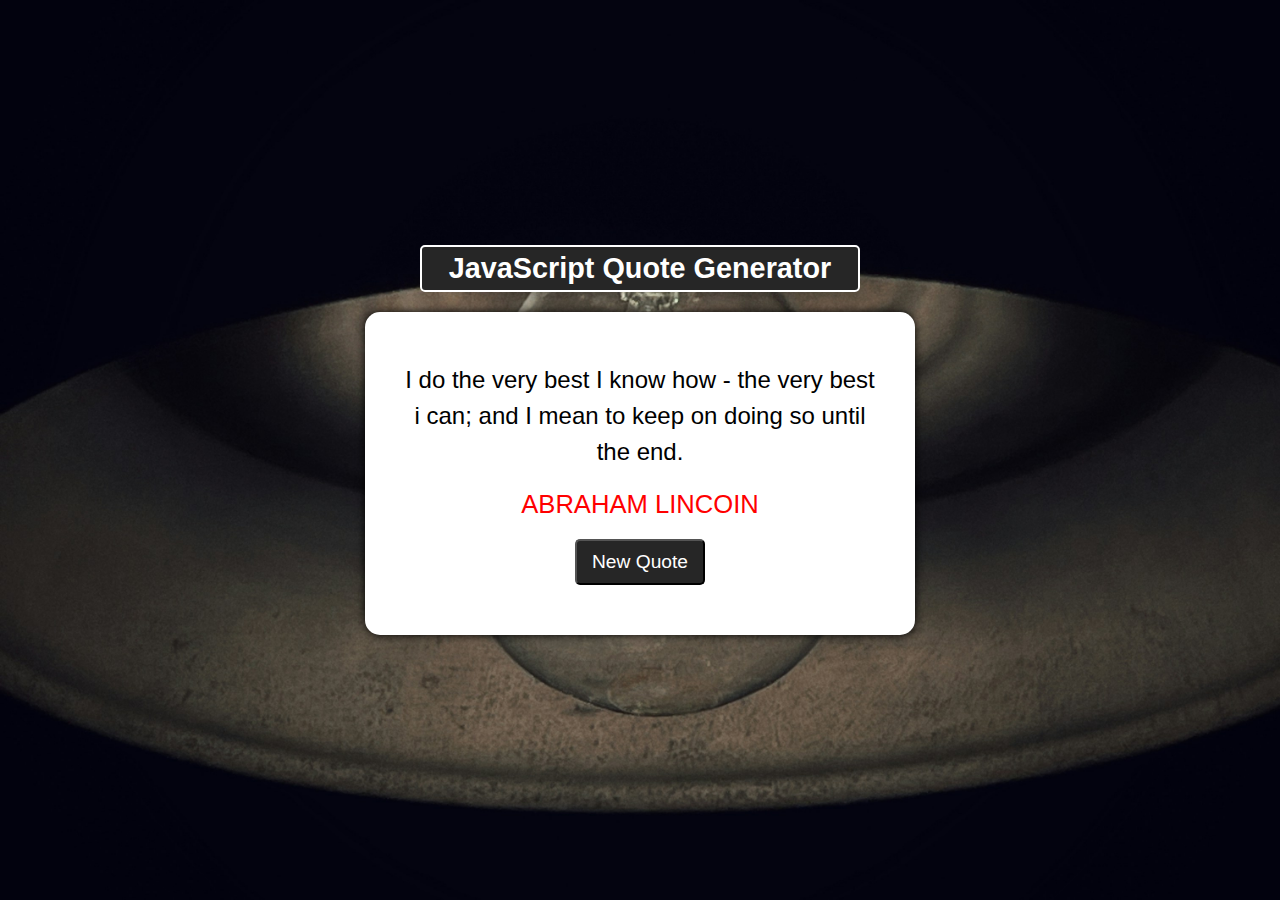
<file: project-1/index.html>
<!DOCTYPE html>
<html lang="en">
  <head>
    <meta charset="UTF-8" />
    <meta name="viewport" content="width=device-width, initial-scale=1.0" />
    <title>Document</title>
    <link rel="stylesheet" href="style.css" />
    <!--Global font-->
    <link rel="preconnect" href="https://fonts.googleapis.com" />
    <link rel="preconnect" href="https://fonts.gstatic.com" crossorigin />
    <link
      href="https://fonts.googleapis.com/css2?family=Noto+Sans+Ethiopic&family=Roboto:ital,wght@0,100..900;1,100..900&display=swap"
      rel="stylesheet"
    />
    <!--fontawsome link-->
    <link
      rel="stylesheet"
      href="https://cdnjs.cloudflare.com/ajax/libs/font-awesome/6.7.2/css/all.min.css"
      integrity="sha512-Evv84Mr4kqVGRNSgIGL/F/aIDqQb7xQ2vcrdIwxfjThSH8CSR7PBEakCr51Ck+w+/U6swU2Im1vVX0SVk9ABhg=="
      crossorigin="anonymous"
      referrerpolicy="no-referrer"
    />
  </head>
  <body>
    <!-- project 1 Quote Generator -->
    <div class="container">
      <div class="header">
        <h2>JavaScript Quote Generator</h2>
      </div>
      <div class="main-content">
        <div class="text-area">
          <span class="quote"
            >I do the very best I know how - the very best i can; and I mean to
            keep on doing so until the end.</span
          >
        </div>
        <div class="person">Abraham Lincoin</div>
        <div>
          <button id="new-quote" class="button-area" button-area>
            New Quote
          </button>
        </div>
      </div>
    </div>
    <script src="script.js"></script>
  </body>
</html>
</file>
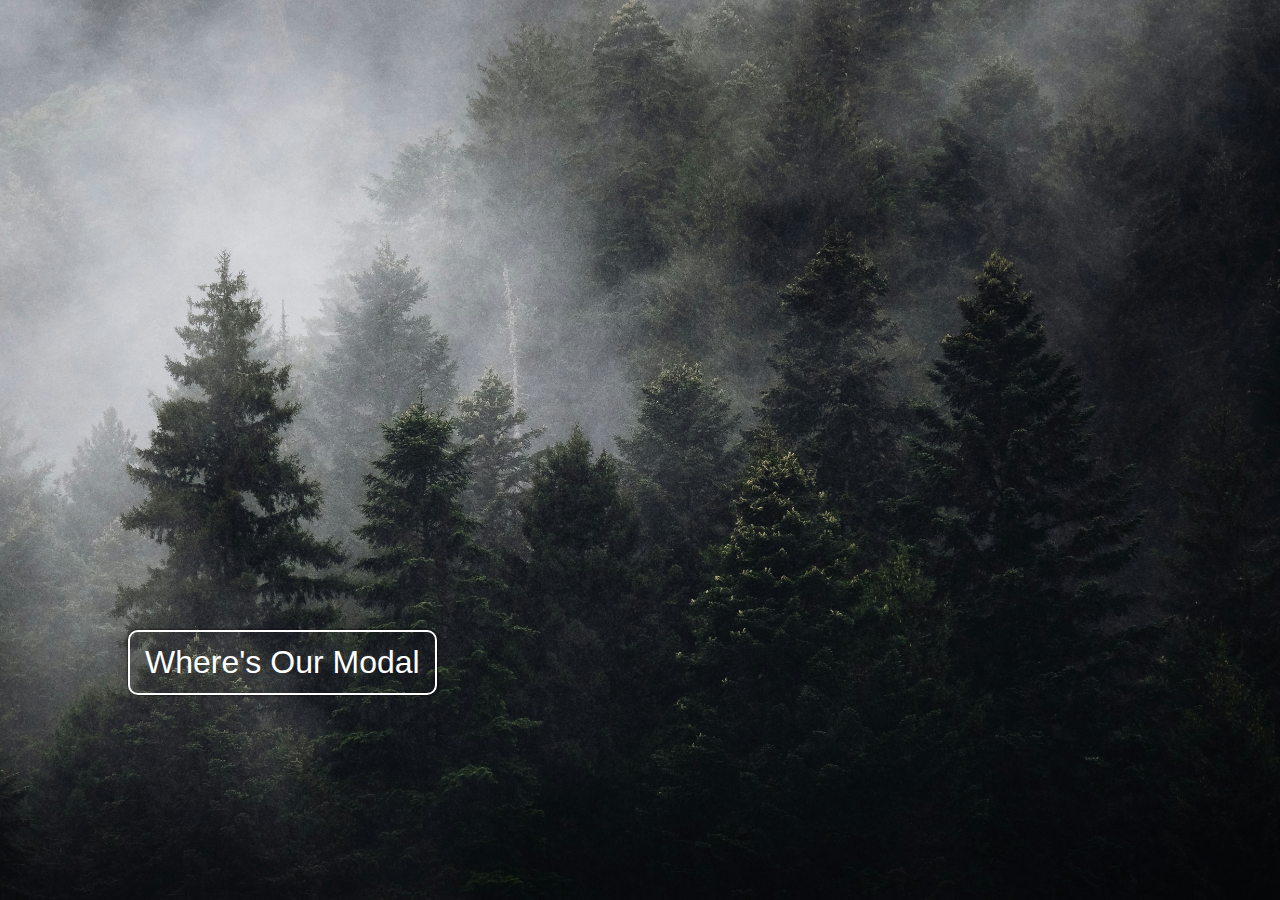
<file: project-2/index.html>
<!DOCTYPE html>
<html lang="en">
  <head>
    <meta charset="UTF-8" />
    <meta name="viewport" content="width=device-width, initial-scale=1.0" />
    <title>Document</title>
    <link rel="stylesheet" href="style.css" />
    <!--Global font-->
    <link rel="preconnect" href="https://fonts.googleapis.com" />
    <link rel="preconnect" href="https://fonts.gstatic.com" crossorigin />
    <link
      href="https://fonts.googleapis.com/css2?family=Noto+Sans+Ethiopic&family=Roboto:ital,wght@0,100..900;1,100..900&display=swap"
      rel="stylesheet"
    />
    <!--fontawsome link-->
    <link
      rel="stylesheet"
      href="https://cdnjs.cloudflare.com/ajax/libs/font-awesome/6.7.2/css/all.min.css"
      integrity="sha512-Evv84Mr4kqVGRNSgIGL/F/aIDqQb7xQ2vcrdIwxfjThSH8CSR7PBEakCr51Ck+w+/U6swU2Im1vVX0SVk9ABhg=="
      crossorigin="anonymous"
      referrerpolicy="no-referrer"
    />
  </head>
  <body>
    <!-- project 2 Modal -->
    <!-- Modal open button -->
    <button id="open-btn">
      <p>Where's Our Modal</p>
    </button>
    <div id="modal-container">
      <div id="modal">
        <p>Here I am!</p>
        <div id="close-btn">&times</div>
      </div>
    </div>
    <!-- scripts -->
    <script src="script.js"></script>
  </body>
</html>
</file>
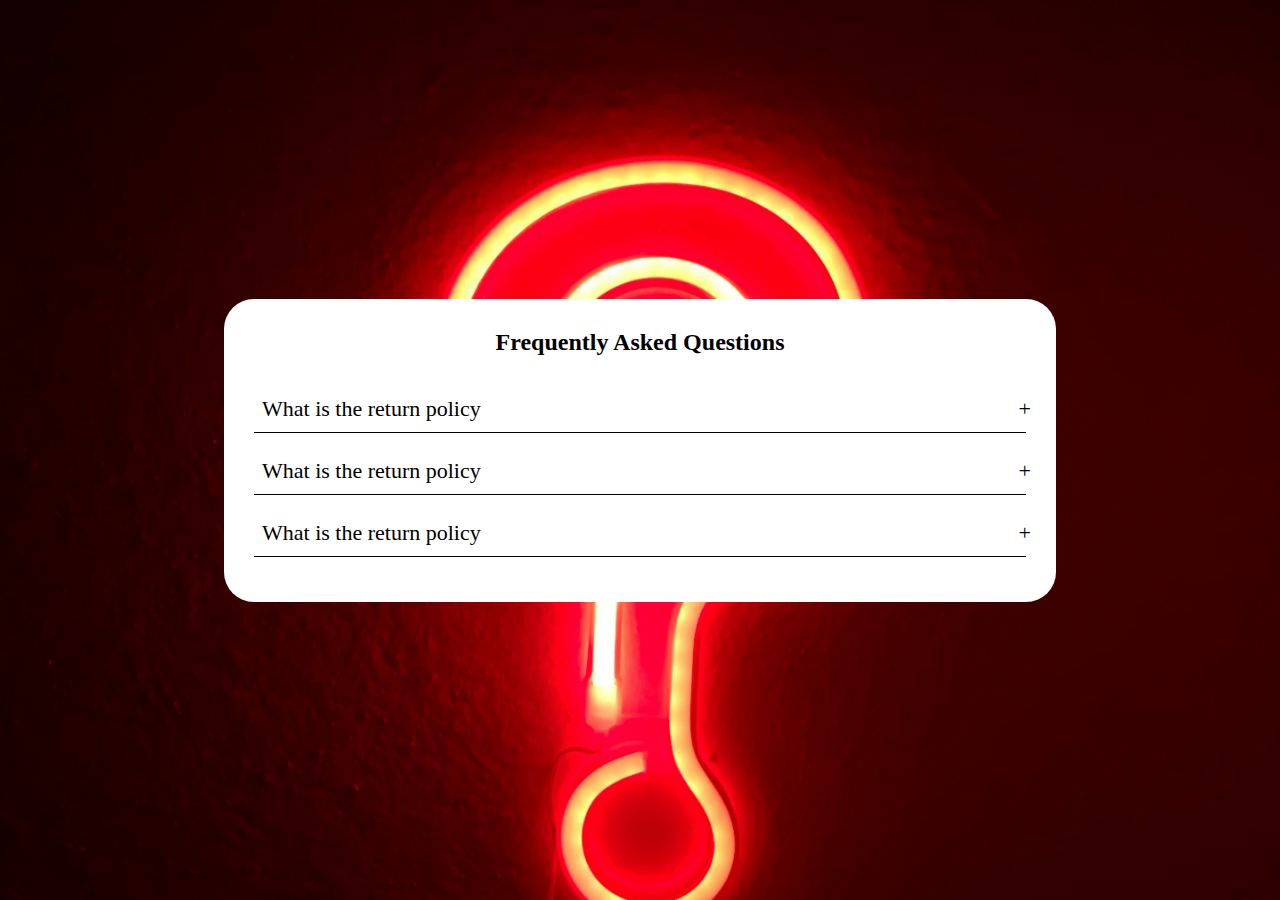
<file: project-3/index.html>
<!DOCTYPE html>
<html lang="en">
  <head>
    <meta charset="UTF-8" />
    <meta name="viewport" content="width=device-width, initial-scale=1.0" />
    <title>Document</title>
    <link rel="stylesheet" href="style.css" />
    <!--Global font-->
    <link rel="preconnect" href="https://fonts.googleapis.com" />
    <link rel="preconnect" href="https://fonts.gstatic.com" crossorigin />
    <link
      href="https://fonts.googleapis.com/css2?family=Noto+Sans+Ethiopic&family=Roboto:ital,wght@0,100..900;1,100..900&display=swap"
      rel="stylesheet"
    />
    <!--fontawsome link-->
    <link
      rel="stylesheet"
      href="https://cdnjs.cloudflare.com/ajax/libs/font-awesome/6.7.2/css/all.min.css"
      integrity="sha512-Evv84Mr4kqVGRNSgIGL/F/aIDqQb7xQ2vcrdIwxfjThSH8CSR7PBEakCr51Ck+w+/U6swU2Im1vVX0SVk9ABhg=="
      crossorigin="anonymous"
      referrerpolicy="no-referrer"
    />
  </head>
  <body>
    <div class="accordion">
      <h2 class="accordion-title">Frequently Asked Questions</h2>
      <div class="content-container">
        <div class="question">What is the return policy</div>
        <div class="answer">
          Lorem ipsum dolor sit, amet consectetur adipisicing elit. Quas cumque
          corporis soluta nulla explicabo omnis recusandae in, iste velit, atque
          exercitationem! Error ducimus recusandae voluptas? Libero cupiditate
          nihil obcaecati non!
        </div>
      </div>
      <div class="content-container">
        <div class="question">What is the return policy</div>
        <div class="answer">
          Lorem ipsum dolor sit, amet consectetur adipisicing elit. Quas cumque
          corporis soluta nulla explicabo omnis recusandae in, iste velit, atque
          exercitationem! Error ducimus recusandae voluptas? Libero cupiditate
          nihil obcaecati non!
        </div>
      </div>
      <div class="content-container">
        <div class="question">What is the return policy</div>
        <div class="answer">
          Lorem ipsum dolor sit, amet consectetur adipisicing elit. Quas cumque
          corporis soluta nulla explicabo omnis recusandae in, iste velit, atque
          exercitationem! Error ducimus recusandae voluptas? Libero cupiditate
          nihil obcaecati non!
        </div>
      </div>
    </div>
    <!-- script -->
    <script src="script.js"></script>
  </body>
</html>
</file>
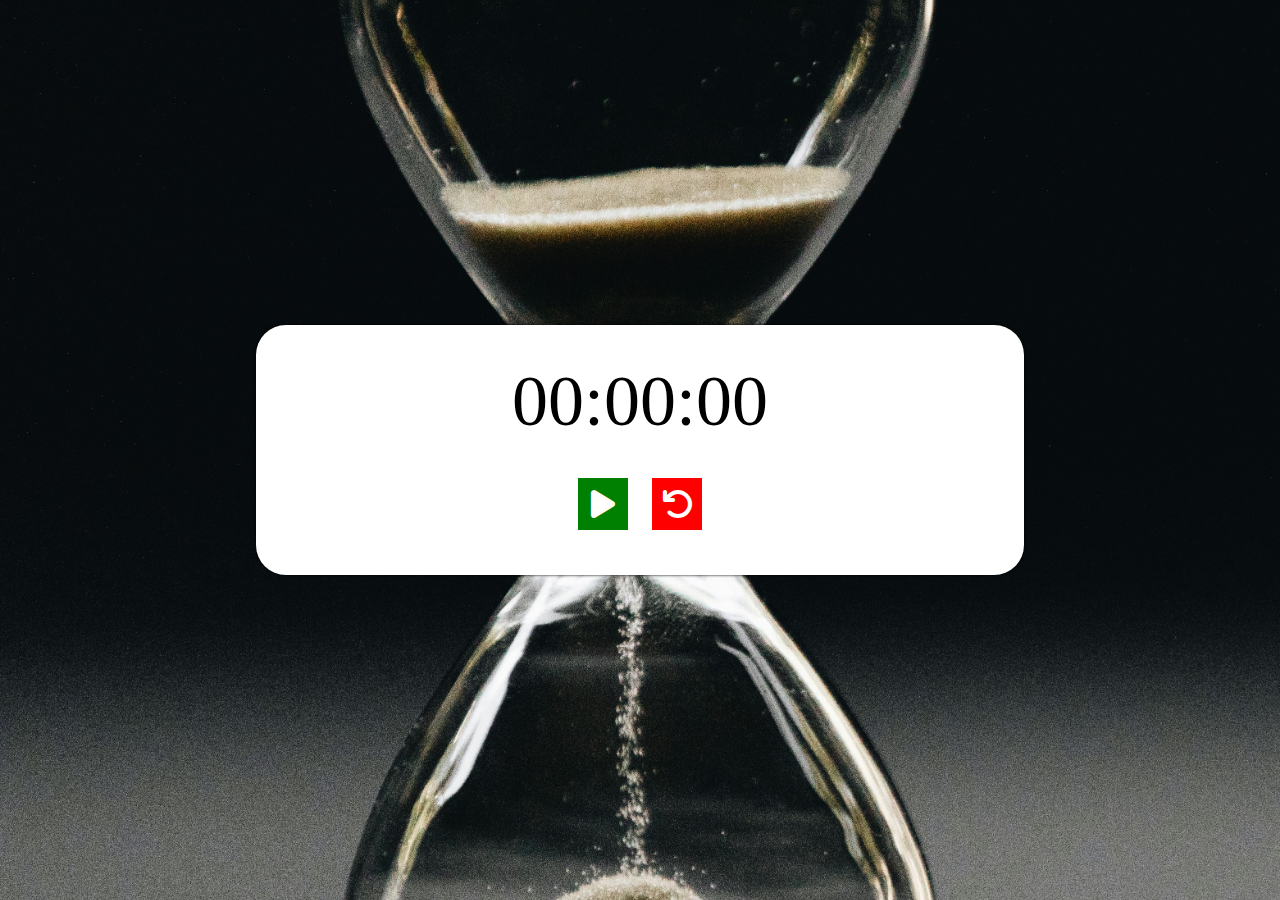
<file: project-4/index.html>
<!DOCTYPE html>
<html lang="en">
  <head>
    <meta charset="UTF-8" />
    <meta name="viewport" content="width=device-width, initial-scale=1.0" />
    <title>Document</title>
    <link rel="stylesheet" href="style.css" />
    <!--Global font-->
    <link rel="preconnect" href="https://fonts.googleapis.com" />
    <link rel="preconnect" href="https://fonts.gstatic.com" crossorigin />
    <link
      href="https://fonts.googleapis.com/css2?family=Noto+Sans+Ethiopic&family=Roboto:ital,wght@0,100..900;1,100..900&display=swap"
      rel="stylesheet"
    />
    <!--fontawsome link-->
    <link
      rel="stylesheet"
      href="https://cdnjs.cloudflare.com/ajax/libs/font-awesome/6.7.2/css/all.min.css"
      integrity="sha512-Evv84Mr4kqVGRNSgIGL/F/aIDqQb7xQ2vcrdIwxfjThSH8CSR7PBEakCr51Ck+w+/U6swU2Im1vVX0SVk9ABhg=="
      crossorigin="anonymous"
      referrerpolicy="no-referrer"
    />
  </head>
  <body>
    <div class="container">
      <div id="timer">00:00:00</div>
      <div class="button">
        <button id="startStopBtn" class="play">
          <i class="fa-solid fa-play"></i>
        </button>
        <button class="reset" id="restBtn">
          <i class="fa-solid fa-arrow-rotate-left"></i>
        </button>
      </div>
    </div>

    <!-- script -->
    <script src="script.js"></script>
  </body>
</html>
</file>
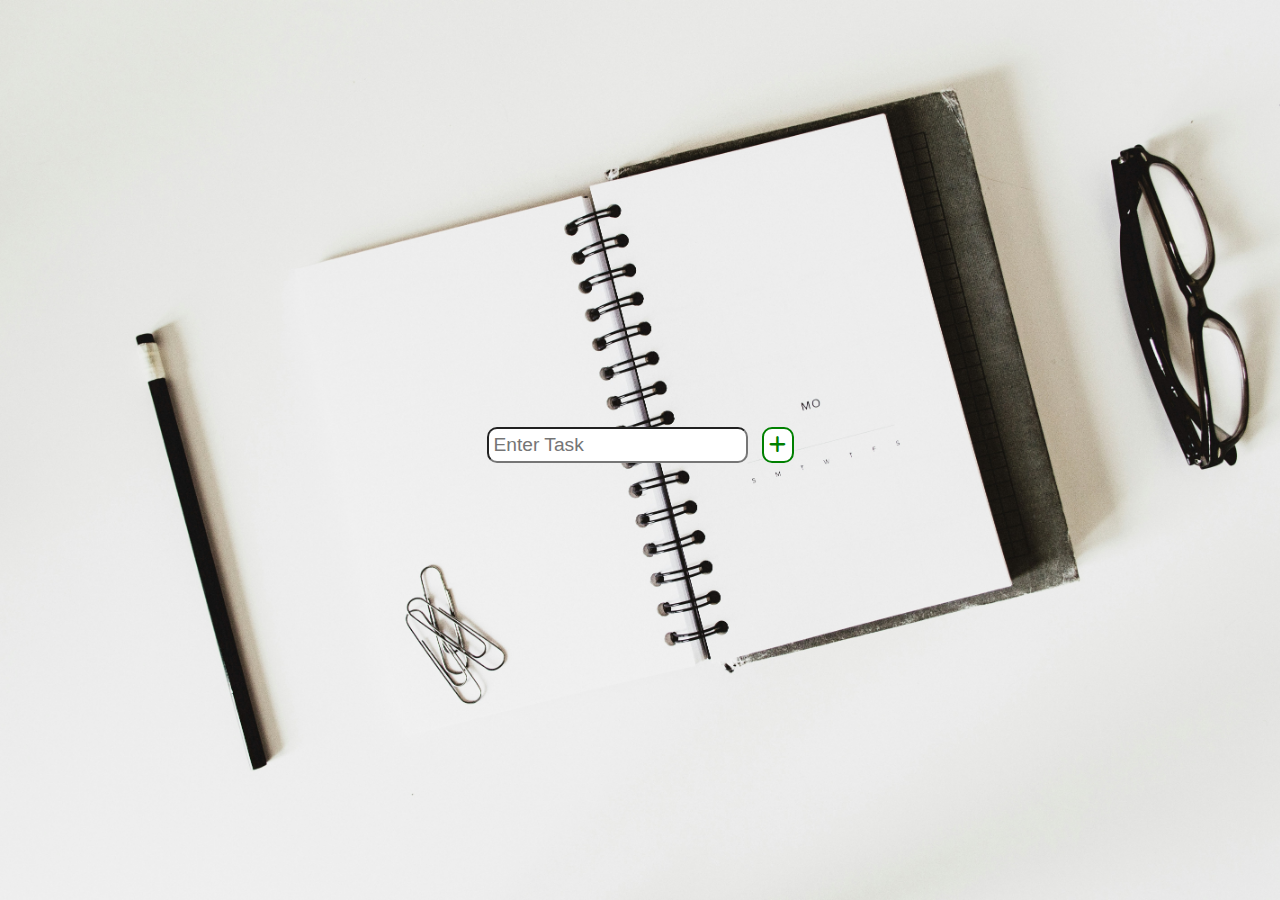
<file: project-5/index.html>
<!DOCTYPE html>
<html lang="en">
  <head>
    <meta charset="UTF-8" />
    <meta name="viewport" content="width=device-width, initial-scale=1.0" />
    <meta name="author" />
    <title>To-Do-List</title>
    <link
      rel="stylesheet"
      href="https://cdnjs.cloudflare.com/ajax/libs/font-awesome/6.7.2/css/all.min.css"
      integrity="sha512-Evv84Mr4kqVGRNSgIGL/F/aIDqQb7xQ2vcrdIwxfjThSH8CSR7PBEakCr51Ck+w+/U6swU2Im1vVX0SVk9ABhg=="
      crossorigin="anonymous"
      referrerpolicy="no-referrer"
    />
    <link rel="stylesheet" href="style.css" />
  </head>
  <body>
    <div id="#add-task-container">
      <input type="text" placeholder="Enter Task" id="input-task" />
      <button id="add-task"><i class="fa-solid fa-plus"></i></button>
      <div id="task-container"></div>
    </div>
    <script src="script.js" defer></script>
  </body>
</html>
</file>
<file: project-1/style.css>
/* general style */
* {
  margin: 0;
  padding: 0;
  box-sizing: border-box;
  font-family: sans-serif;
}
body {
  display: flex;
  justify-content: center;
  align-items: center;
  height: 100vh;
  text-align: center;
  background: url(./assets/img1.jpg) no-repeat center/ cover;
}
.container {
  width: 550px;
  height: 450px;
}
.header {
  font-size: 1.2rem;
  border: solid 2px #fff;
  color: #fff;
  background: #262626;
  padding: 5px;
  width: 80%;
  margin: 20px auto;
  border-radius: 5px;
}
.main-content {
  background-color: #fff;
  width: 100%;
  margin: 20px auto;
  padding: 50px 40px;
  min-height: 300px;
  border: none;
  border-radius: 15px;
  box-shadow: 0 0 10px;
}
.main-content .text-area {
  font-size: 1.5rem;
  line-height: 1.5;
}
.main-content .person {
  font-size: 1.6rem;
  color: red;
  text-transform: uppercase;
  margin-top: 20px;
}
.button-area {
  background-color: #262626;
  color: #fff;
  font-size: 1.2rem;
  padding: 10px 15px;
  margin-top: 20px;
  border-radius: 5px;
  cursor: pointer;
}
.button-area:active {
  background-color: lightblue;
}
</file>
<file: project-2/style.css>
/* modal styling */
* {
  margin: 0;
  padding: 0;
  box-sizing: border-box;
}
body {
  background: url(./assets/img2.jpg) no-repeat center center/ cover;
  height: 100vh;
  position: relative;
}
#open-btn {
  position: absolute;
  top: 70%;
  left: 10%;
  font-size: 2rem;
  background: transparent;
  color: #fff;
  border: solid 2px #fff;
  border-radius: 10px;
  padding: 12px 15px;
  cursor: pointer;
  box-shadow: 0 0 3px black;
  text-align: center;
  transition: 0.5s;
}
#open-btn:hover {
  background-color: #fff;
  color: #000;
}
#modal {
  background-color: #fff;
  position: absolute;
  top: 50%;
  left: 50%;
  transform: translate(-50%, -50%);
  width: 200px;
  height: 100px;
  padding: 10px 20px;
  border-radius: 5px;
  font-size: 1.5rem;
  display: flex;
  justify-content: space-between;
  align-items: center;
  animation-name: animatemodal;
  animation-duration: 0.4s;
}
#close-btn {
  font-size: 3rem;
}
#close-btn:hover {
  cursor: pointer;
  font-size: 3rem;
  color: red;
}
#modal-container {
  display: none;
  position: fixed;
  top: 0;
  left: 0;
  width: 100%;
  height: 100%;
  z-index: 1;
  background-color: rgba(0, 0, 0, 0.2);
}
/* modal animation */
@keyframes animatemodal {
  from {
    top: -300px;
    opacity: 0;
  }
  to {
    top: 50%;
    opacity: 1;
  }
}
</file>
<file: project-3/style.css>
* {
  margin: 0;
  padding: 0;
  box-sizing: border-box;
}
body {
  background: url("./assets/img3.jpg") no-repeat center center/cover;
  height: 100vh;
  display: flex;
  justify-content: center;
  align-items: center;
}
.accordion {
  width: 65%;
  background-color: #fff;
  color: #000;
  padding: 30px;
  border-radius: 30px;
}
.accordion .accordion-title {
  margin-bottom: 30px;
  text-align: center;
}
.question {
  padding: 10px 8px;
  font-size: 22px;
  cursor: pointer;
  border-bottom: 1px solid #000;
  position: relative;
}
.accordion .content-container .question::after {
  content: "+";
  position: absolute;
  right: -5px;
}
.accordion .content-container .answer {
  padding-top: 15px;
  font-size: 22px;
  line-height: 1.5;
  width: 100%;
  height: 0px;
  overflow: hidden;
  transition: 0.5s;
}
/* javascript styling link */
.accordion .content-container.active .answer {
  height: 150px;
}
.accordion .content-container.active .answer {
  font-size: 18px;
  transition: 0.5s;
}
.accordion .content-container.active .question::after {
  content: "-";
  font-size: 30px;
  transition: 0.5s;
}
</file>
<file: project-4/style.css>
* {
  margin: 0;
  padding: 0;
  box-sizing: border-box;
}
body {
  background: url("./img4.jpg") no-repeat center center/cover;
  height: 100vh;
  display: flex;
  justify-content: center;
  align-items: center;
}
.container {
  width: 60%;
  height: 250px;
  background-color: #fff;
  border-radius: 30px;
  box-shadow: 0 0 3px;
}
#timer {
  width: 100%;
  font-size: 72px;
  text-align: center;
  margin: 0 auto;
  padding: 35px;
}
.button {
  text-align: center;
}
button {
  margin: 0 10px;
  border: none;
}
button i {
  font-size: 2rem;
  padding: 10px;
  color: #fff;
  width: 50px;
}
.play {
  background-color: green;
}
#play {
  background-color: green;
}
#pause {
  background-color: orange;
}
.reset {
  background-color: red;
}
</file>
<file: project-5/style.css>
* {
  margin: 0;
  padding: 0;
  box-sizing: border-box;
}

body {
  height: 100vh;
  background: url("./img5.jpg") no-repeat center/cover;
  display: flex;
  justify-content: center;
  align-items: center;
}
#add-task-container {
  width: 350px;
  padding: 20px 10px;
  background: #fff;
  border-radius: 20px;
  box-shadow: 0 0 3px;
  margin-bottom: 20px;
  display: flex;
  flex-direction: column;
}
input {
  flex: 5;
  margin-right: 10px;
  border-radius: 10px;
  font-size: 1.2rem;
  outline: none;
  padding: 5px;
}

#add-task {
  flex: 1;
  transition: 0.3s;
  font-size: 1.2rem;
  padding: 5px;
  background-color: #fff;
  color: green;
  border: green solid 2px;
  border-radius: 10px;
}

#add-task:hover {
  background-color: green;
  color: #fff;
}

.task {
  width: 100%;
  background-color: #fff;
  border-radius: 10px;
  box-shadow: 0 0 3px;
  padding: 5px;
  margin-bottom: 5px;
  display: flex;
  justify-content: space-between;
  align-items: center;
}
.task li {
  list-style: none;
  flex: 4;
  padding: 5px;
  font-size: 1.3rem;
  margin: 10px;
}
.task button {
  flex: 1;
  border-radius: 10px;
  background-color: #fff;
  cursor: pointer;
}
.task .checkTask {
  color: orange;
  margin-right: 5px;
  border: solid orange 2px;
  font-size: 1.5rem;
}
.task .checkTask:hover {
  color: #fff;
  background-color: orange;
}
.task .deleteTask {
  color: red;
  margin-right: 5px;
  border: solid red 2px;
  font-size: 1.5rem;
}
.task .deleteTask:hover {
  color: #fff;
  background: red;
}
#input-task {
  margin-bottom: 10px;
}
</file>
